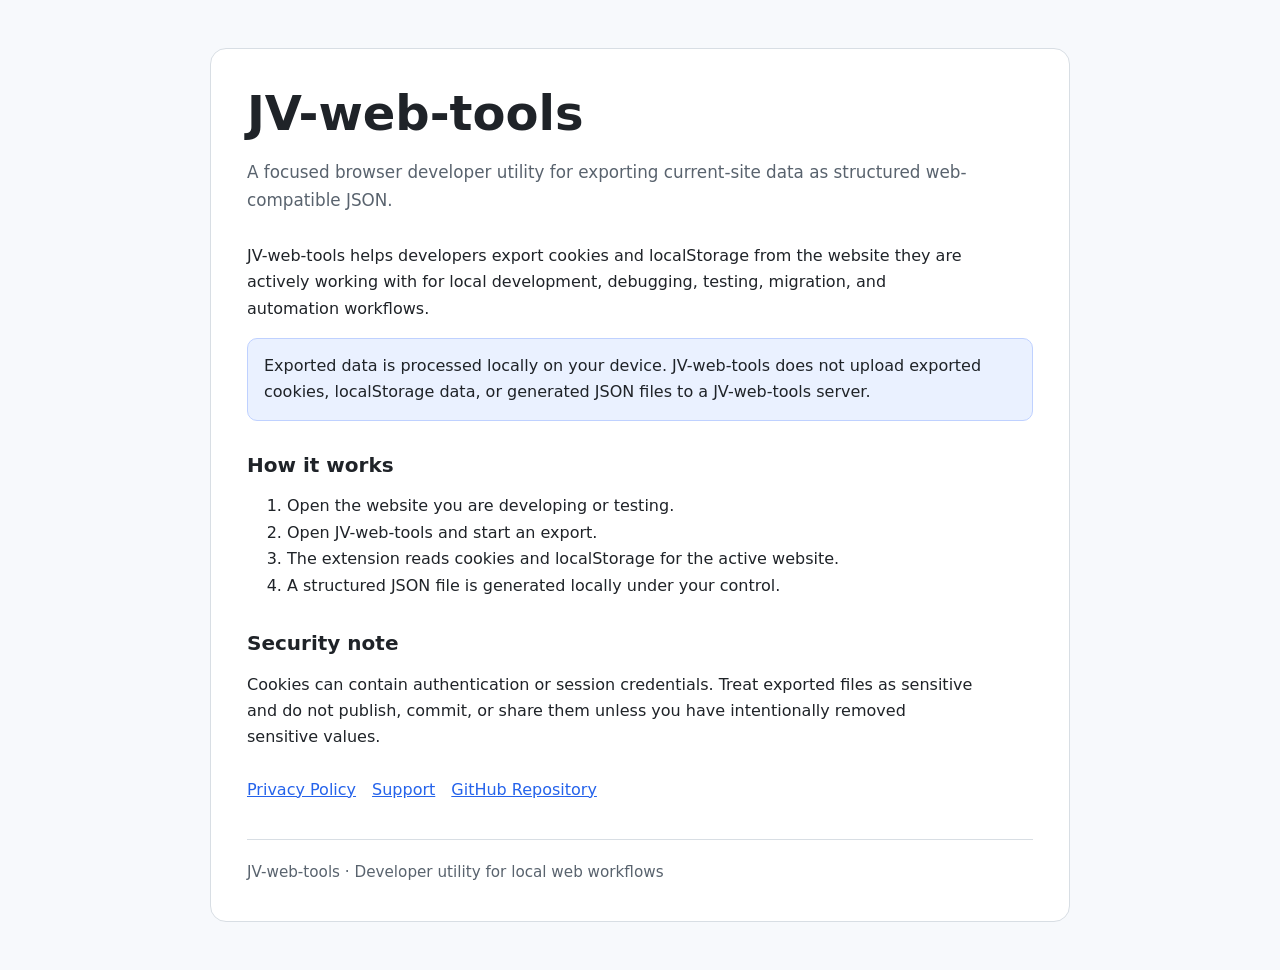
<file: index.html>
<!doctype html>
<html lang="en">
<head>
  <meta charset="utf-8">
  <meta name="viewport" content="width=device-width,initial-scale=1">
  <meta name="description" content="JV-web-tools is a developer utility for exporting current-site browser data as structured web-compatible JSON.">
  <title>JV-web-tools</title>
  <link rel="stylesheet" href="./assets/styles.css">
</head>
<body>
<main>
  <header>
    <h1>JV-web-tools</h1>
    <p class="subtitle">A focused browser developer utility for exporting current-site data as structured web-compatible JSON.</p>
  </header>

  <p>JV-web-tools helps developers export cookies and localStorage from the website they are actively working with for local development, debugging, testing, migration, and automation workflows.</p>

  <div class="notice">
    Exported data is processed locally on your device. JV-web-tools does not upload exported cookies, localStorage data, or generated JSON files to a JV-web-tools server.
  </div>

  <h2>How it works</h2>
  <ol>
    <li>Open the website you are developing or testing.</li>
    <li>Open JV-web-tools and start an export.</li>
    <li>The extension reads cookies and localStorage for the active website.</li>
    <li>A structured JSON file is generated locally under your control.</li>
  </ol>

  <h2>Security note</h2>
  <p>Cookies can contain authentication or session credentials. Treat exported files as sensitive and do not publish, commit, or share them unless you have intentionally removed sensitive values.</p>

  <nav class="nav" aria-label="Project links">
    <a href="./privacy/">Privacy Policy</a>
    <a href="./support/">Support</a>
    <a href="https://github.com/VMatee/jv-web-tools">GitHub Repository</a>
  </nav>

  <footer>JV-web-tools · Developer utility for local web workflows</footer>
</main>
</body>
</html>
</file>
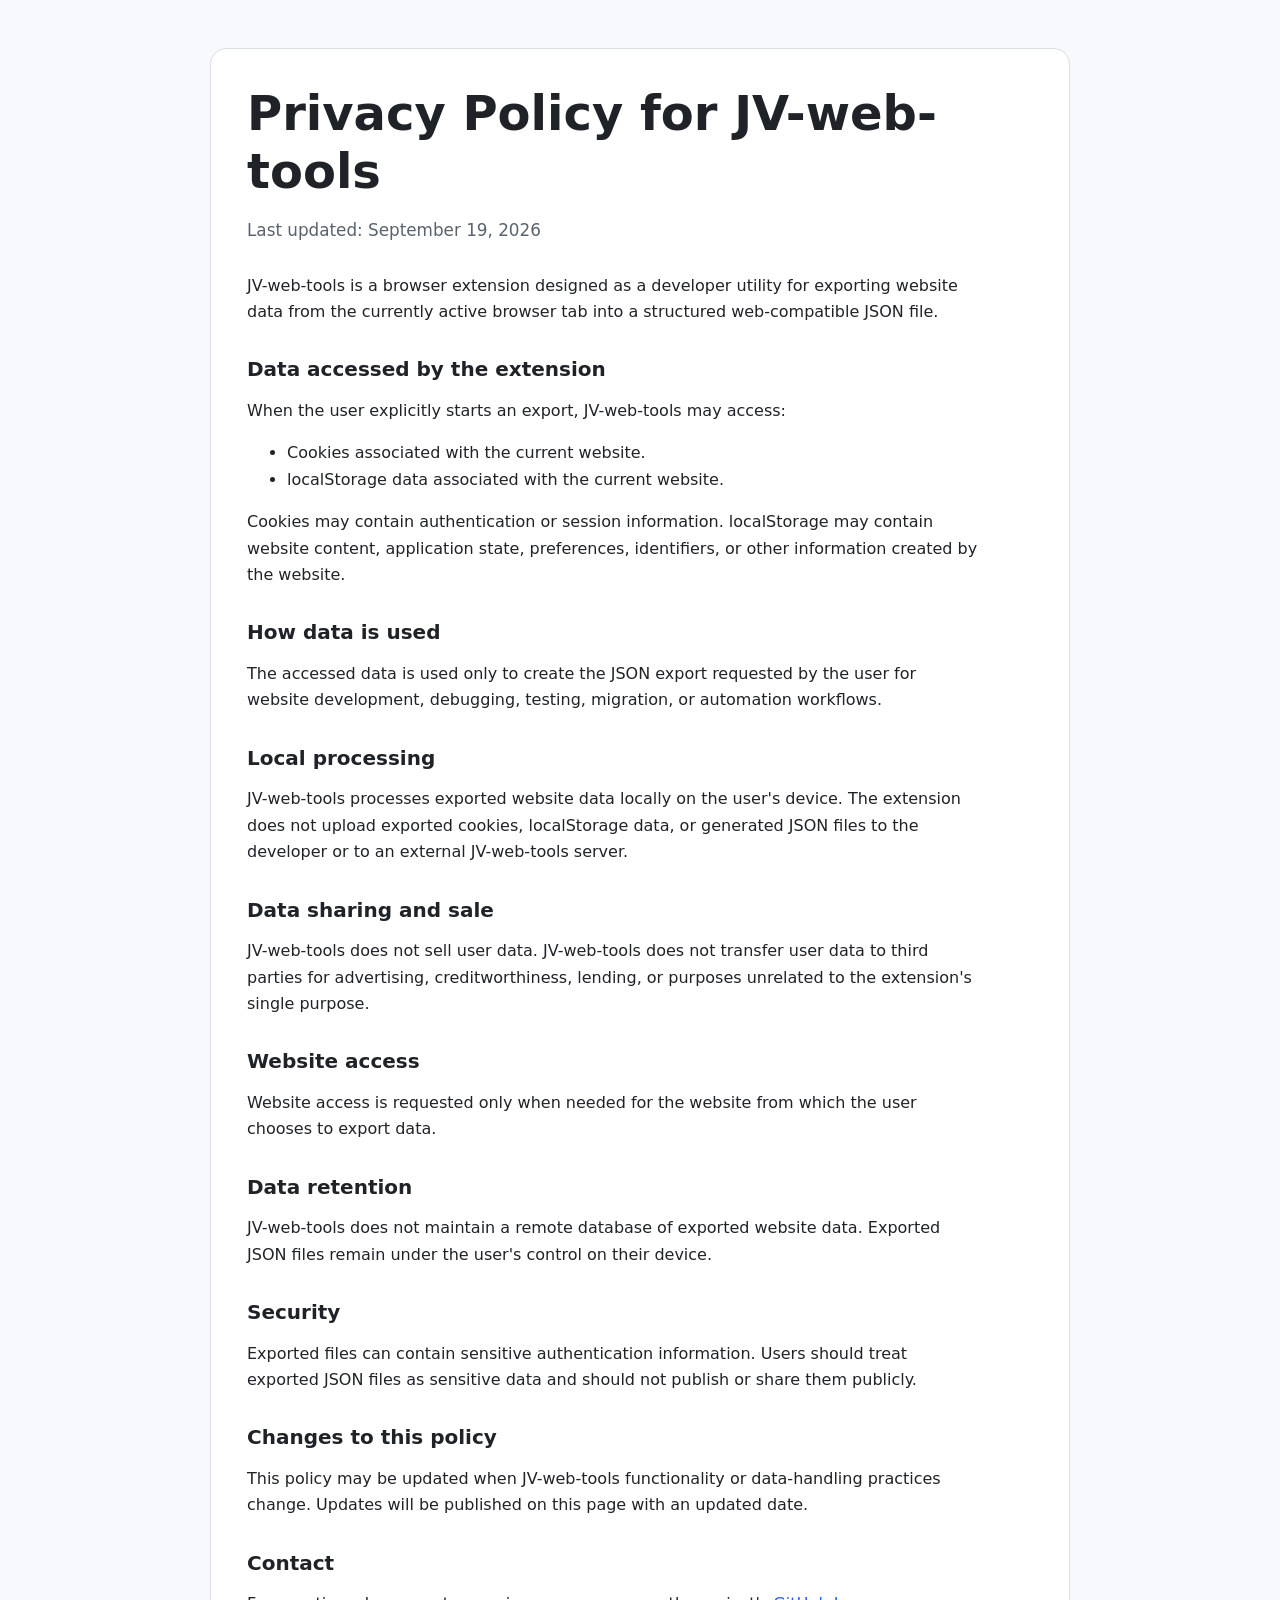
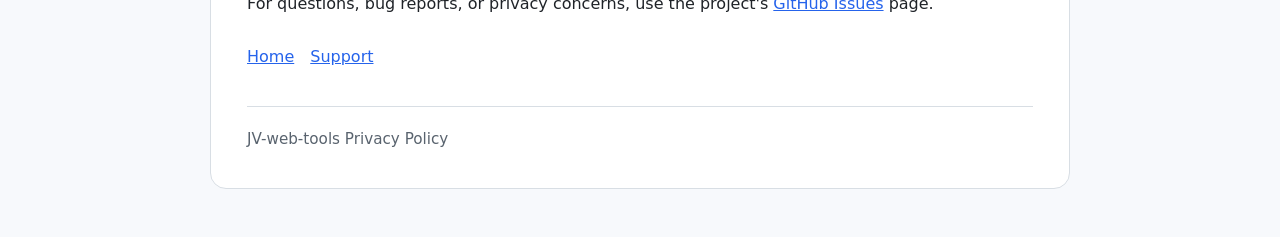
<file: privacy/index.html>
<!doctype html>
<html lang="en">
<head>
  <meta charset="utf-8">
  <meta name="viewport" content="width=device-width,initial-scale=1">
  <meta name="description" content="Privacy Policy for JV-web-tools.">
  <title>Privacy Policy - JV-web-tools</title>
  <link rel="stylesheet" href="../assets/styles.css">
</head>
<body>
<main>
  <header>
    <h1>Privacy Policy for JV-web-tools</h1>
    <p class="subtitle">Last updated: September 19, 2026</p>
  </header>

  <p>JV-web-tools is a browser extension designed as a developer utility for exporting website data from the currently active browser tab into a structured web-compatible JSON file.</p>

  <h2>Data accessed by the extension</h2>
  <p>When the user explicitly starts an export, JV-web-tools may access:</p>
  <ul>
    <li>Cookies associated with the current website.</li>
    <li>localStorage data associated with the current website.</li>
  </ul>
  <p>Cookies may contain authentication or session information. localStorage may contain website content, application state, preferences, identifiers, or other information created by the website.</p>

  <h2>How data is used</h2>
  <p>The accessed data is used only to create the JSON export requested by the user for website development, debugging, testing, migration, or automation workflows.</p>

  <h2>Local processing</h2>
  <p>JV-web-tools processes exported website data locally on the user's device. The extension does not upload exported cookies, localStorage data, or generated JSON files to the developer or to an external JV-web-tools server.</p>

  <h2>Data sharing and sale</h2>
  <p>JV-web-tools does not sell user data. JV-web-tools does not transfer user data to third parties for advertising, creditworthiness, lending, or purposes unrelated to the extension's single purpose.</p>

  <h2>Website access</h2>
  <p>Website access is requested only when needed for the website from which the user chooses to export data.</p>

  <h2>Data retention</h2>
  <p>JV-web-tools does not maintain a remote database of exported website data. Exported JSON files remain under the user's control on their device.</p>

  <h2>Security</h2>
  <p>Exported files can contain sensitive authentication information. Users should treat exported JSON files as sensitive data and should not publish or share them publicly.</p>

  <h2>Changes to this policy</h2>
  <p>This policy may be updated when JV-web-tools functionality or data-handling practices change. Updates will be published on this page with an updated date.</p>

  <h2>Contact</h2>
  <p>For questions, bug reports, or privacy concerns, use the project's <a href="https://github.com/VMatee/jv-web-tools/issues">GitHub Issues</a> page.</p>

  <nav class="nav">
    <a href="../">Home</a>
    <a href="../support/">Support</a>
  </nav>

  <footer>JV-web-tools Privacy Policy</footer>
</main>
</body>
</html>
</file>
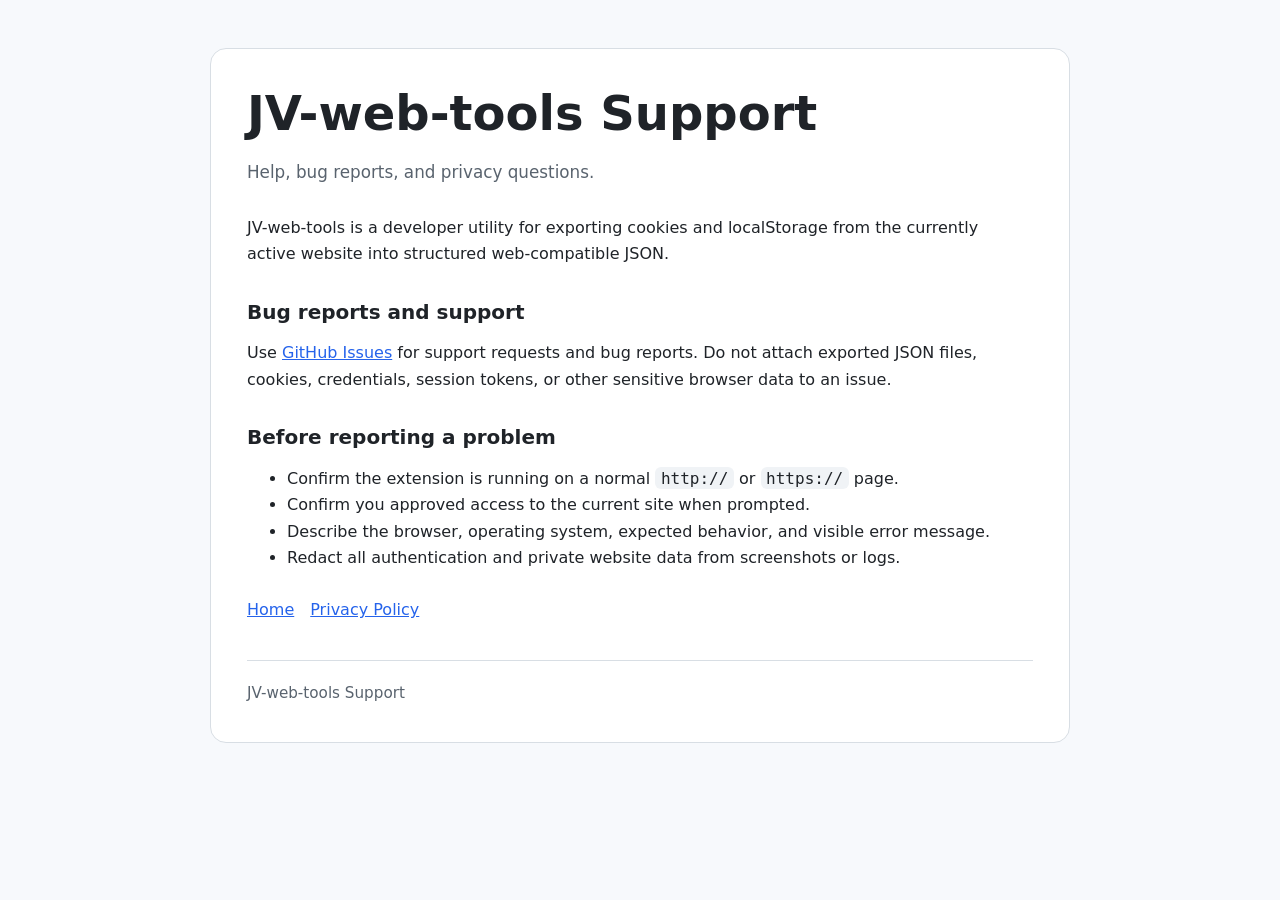
<file: support/index.html>
<!doctype html>
<html lang="en">
<head>
  <meta charset="utf-8">
  <meta name="viewport" content="width=device-width,initial-scale=1">
  <meta name="description" content="Support information for JV-web-tools.">
  <title>Support - JV-web-tools</title>
  <link rel="stylesheet" href="../assets/styles.css">
</head>
<body>
<main>
  <header>
    <h1>JV-web-tools Support</h1>
    <p class="subtitle">Help, bug reports, and privacy questions.</p>
  </header>

  <p>JV-web-tools is a developer utility for exporting cookies and localStorage from the currently active website into structured web-compatible JSON.</p>

  <h2>Bug reports and support</h2>
  <p>Use <a href="https://github.com/VMatee/jv-web-tools/issues">GitHub Issues</a> for support requests and bug reports. Do not attach exported JSON files, cookies, credentials, session tokens, or other sensitive browser data to an issue.</p>

  <h2>Before reporting a problem</h2>
  <ul>
    <li>Confirm the extension is running on a normal <code>http://</code> or <code>https://</code> page.</li>
    <li>Confirm you approved access to the current site when prompted.</li>
    <li>Describe the browser, operating system, expected behavior, and visible error message.</li>
    <li>Redact all authentication and private website data from screenshots or logs.</li>
  </ul>

  <nav class="nav">
    <a href="../">Home</a>
    <a href="../privacy/">Privacy Policy</a>
  </nav>

  <footer>JV-web-tools Support</footer>
</main>
</body>
</html>
</file>
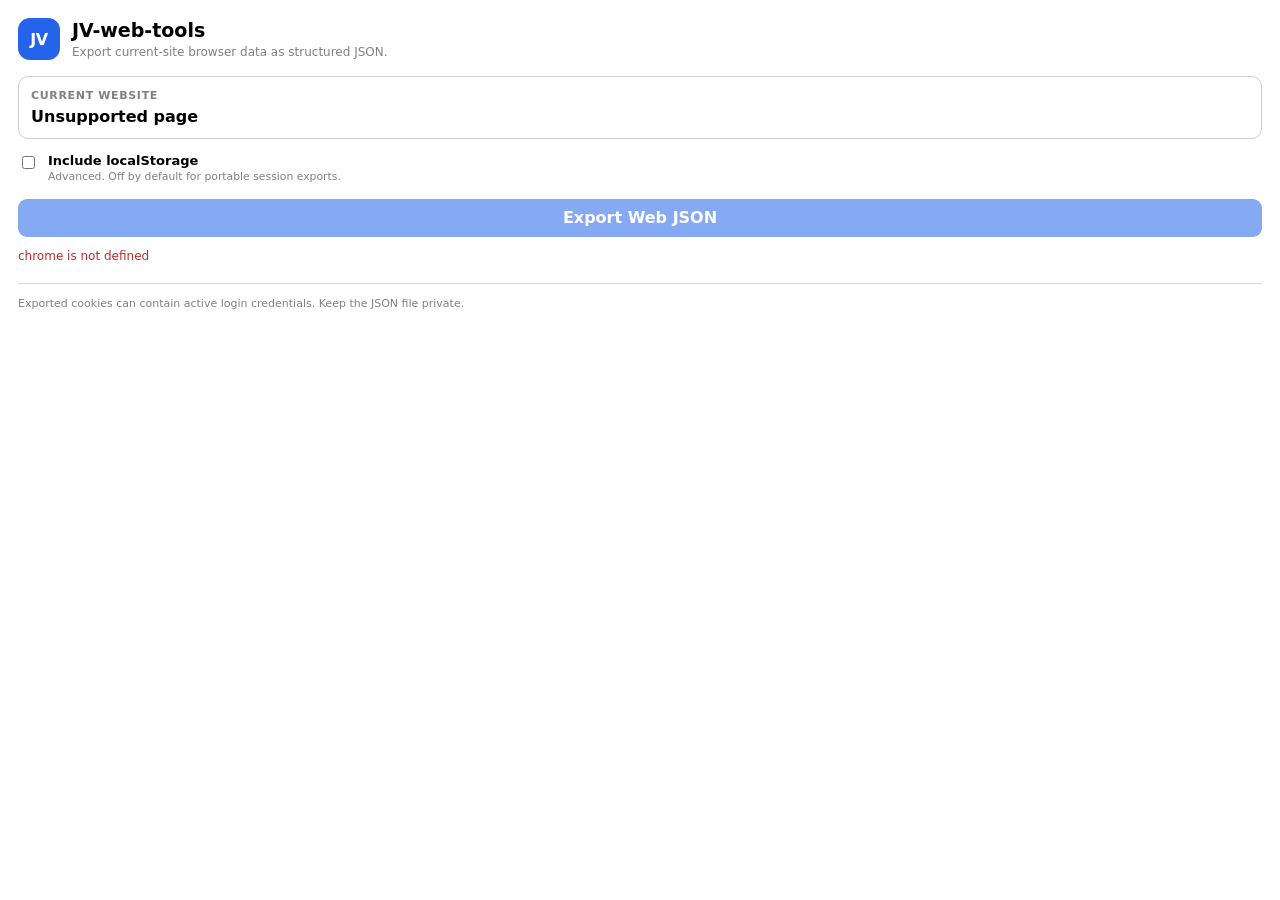
<file: extension/popup.html>
<!doctype html>
<html lang="en">
<head>
  <meta charset="utf-8">
  <meta name="viewport" content="width=device-width,initial-scale=1">
  <title>JV-web-tools</title>
  <link rel="stylesheet" href="popup.css">
</head>
<body>
  <main class="panel">
    <header>
      <div class="brand">JV</div>
      <div>
        <h1>JV-web-tools</h1>
        <p>Export current-site browser data as structured JSON.</p>
      </div>
    </header>

    <section class="site-card">
      <span class="label">Current website</span>
      <strong id="site">Detecting...</strong>
    </section>

    <label class="option">
      <input id="include-local-storage" type="checkbox">
      <span>
        <strong>Include localStorage</strong>
        <small>Advanced. Off by default for portable session exports.</small>
      </span>
    </label>

    <button id="export" class="primary" type="button">Export Web JSON</button>

    <div id="status" class="status" role="status" aria-live="polite">Ready.</div>

    <section id="result" class="result" hidden>
      <div class="result-title">Export ready</div>
      <div id="summary" class="summary"></div>
      <button id="download" type="button">Download JSON</button>
    </section>

    <p class="security">
      Exported cookies can contain active login credentials. Keep the JSON file private.
    </p>
  </main>

  <script type="module" src="popup.mjs"></script>
</body>
</html>
</file>
<file: assets/styles.css>
:root {
  color-scheme: light;
  --bg: #f7f9fc;
  --surface: #ffffff;
  --text: #1f2328;
  --muted: #59636e;
  --border: #d8dee4;
  --accent: #2563eb;
  --accent-soft: #eaf1ff;
  --max: 860px;
}
* { box-sizing: border-box; }
html { background: var(--bg); }
body {
  margin: 0;
  color: var(--text);
  background: var(--bg);
  font: 16px/1.65 Inter, ui-sans-serif, system-ui, -apple-system, BlinkMacSystemFont, "Segoe UI", sans-serif;
}
main {
  width: min(var(--max), calc(100% - 32px));
  margin: 48px auto;
  padding: 36px;
  background: var(--surface);
  border: 1px solid var(--border);
  border-radius: 16px;
}
header { margin-bottom: 28px; }
h1, h2 { line-height: 1.2; }
h1 { margin: 0 0 8px; font-size: clamp(2rem, 5vw, 3rem); }
h2 { margin-top: 32px; font-size: 1.25rem; }
p, li { max-width: 72ch; }
a { color: var(--accent); }
.subtitle { color: var(--muted); font-size: 1.05rem; }
.notice {
  padding: 14px 16px;
  border: 1px solid #bfd1ff;
  border-radius: 10px;
  background: var(--accent-soft);
}
.nav {
  display: flex;
  gap: 16px;
  flex-wrap: wrap;
  padding-top: 10px;
}
footer {
  margin-top: 36px;
  padding-top: 20px;
  border-top: 1px solid var(--border);
  color: var(--muted);
  font-size: 0.95rem;
}
code {
  padding: 0.1em 0.35em;
  border-radius: 6px;
  background: #f0f3f6;
}
@media (max-width: 640px) {
  main { margin: 0; width: 100%; min-height: 100vh; border: 0; border-radius: 0; padding: 28px 20px; }
}
</file>
<file: extension/popup.css>
:root {
  color-scheme: light dark;
  font-family: Inter, ui-sans-serif, system-ui, -apple-system, BlinkMacSystemFont, "Segoe UI", sans-serif;
}

* { box-sizing: border-box; }

body {
  margin: 0;
  min-width: 400px;
  background: Canvas;
  color: CanvasText;
}

.panel { padding: 18px; }

header {
  display: flex;
  align-items: center;
  gap: 12px;
  margin-bottom: 16px;
}

.brand {
  display: grid;
  place-items: center;
  width: 42px;
  height: 42px;
  border-radius: 12px;
  background: #2563eb;
  color: white;
  font-weight: 800;
  letter-spacing: -0.03em;
}

h1 {
  margin: 0;
  font-size: 19px;
}

header p {
  margin: 4px 0 0;
  color: GrayText;
  font-size: 12px;
}

.site-card {
  display: flex;
  flex-direction: column;
  gap: 5px;
  padding: 12px;
  border: 1px solid color-mix(in srgb, CanvasText 18%, transparent);
  border-radius: 10px;
  overflow-wrap: anywhere;
}

.label {
  color: GrayText;
  font-size: 11px;
  font-weight: 700;
  letter-spacing: 0.06em;
  text-transform: uppercase;
}

.option {
  display: flex;
  align-items: flex-start;
  gap: 10px;
  margin: 14px 0;
  font-size: 13px;
}

.option input { margin-top: 3px; }

.option span {
  display: flex;
  flex-direction: column;
  gap: 2px;
}

.option small {
  color: GrayText;
  line-height: 1.35;
}

button {
  min-height: 38px;
  border: 1px solid color-mix(in srgb, CanvasText 25%, transparent);
  border-radius: 9px;
  padding: 0 13px;
  cursor: pointer;
  font: inherit;
  font-weight: 700;
}

button:disabled {
  cursor: default;
  opacity: 0.55;
}

.primary {
  width: 100%;
  border-color: transparent;
  background: #2563eb;
  color: white;
}

.status {
  min-height: 20px;
  margin: 12px 0 0;
  font-size: 12px;
  color: GrayText;
}

.status.success { color: #16803c; }
.status.error { color: #c62828; }

.result {
  margin-top: 12px;
  padding: 12px;
  border: 1px solid color-mix(in srgb, CanvasText 18%, transparent);
  border-radius: 10px;
}

.result-title {
  font-size: 13px;
  font-weight: 750;
}

.summary {
  margin: 4px 0 10px;
  color: GrayText;
  font-size: 12px;
  line-height: 1.45;
}

.result button { width: 100%; }

.security {
  margin: 14px 0 0;
  padding-top: 12px;
  border-top: 1px solid color-mix(in srgb, CanvasText 14%, transparent);
  color: GrayText;
  font-size: 11px;
  line-height: 1.4;
}
</file>
